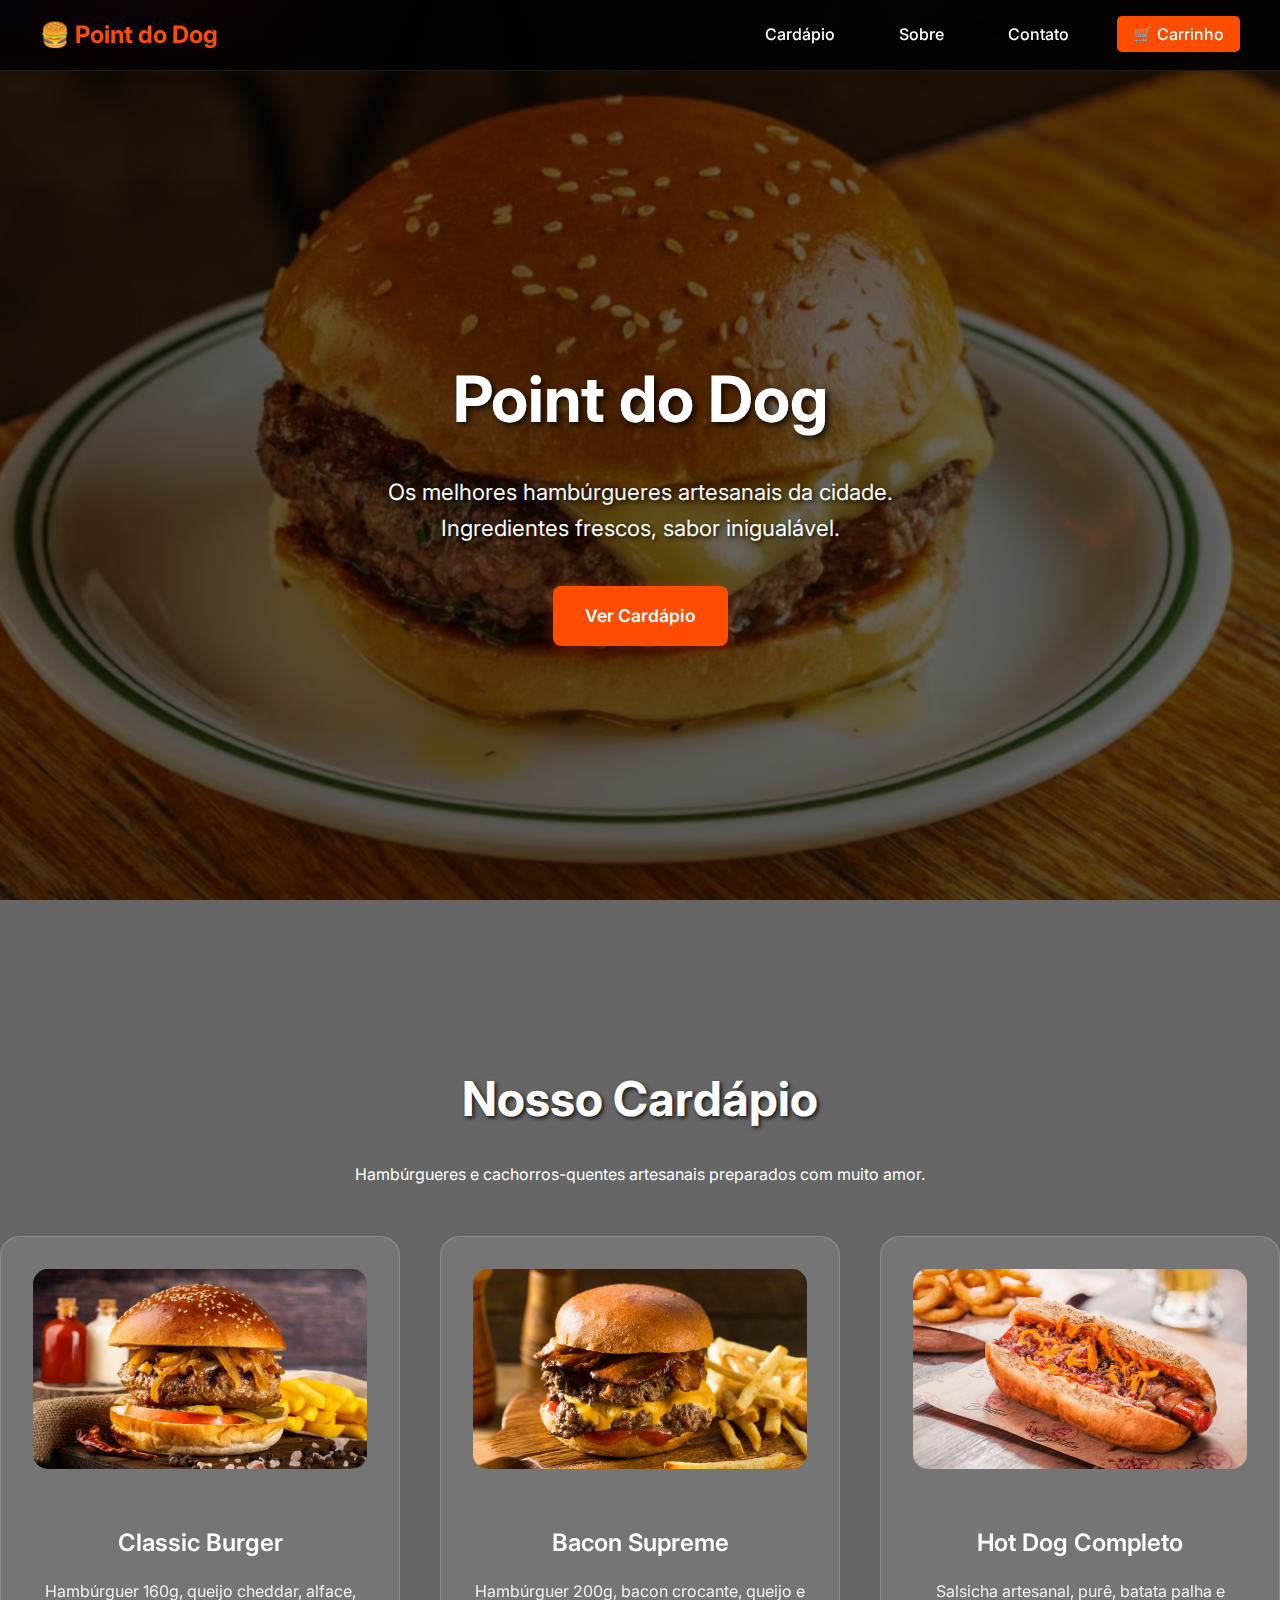
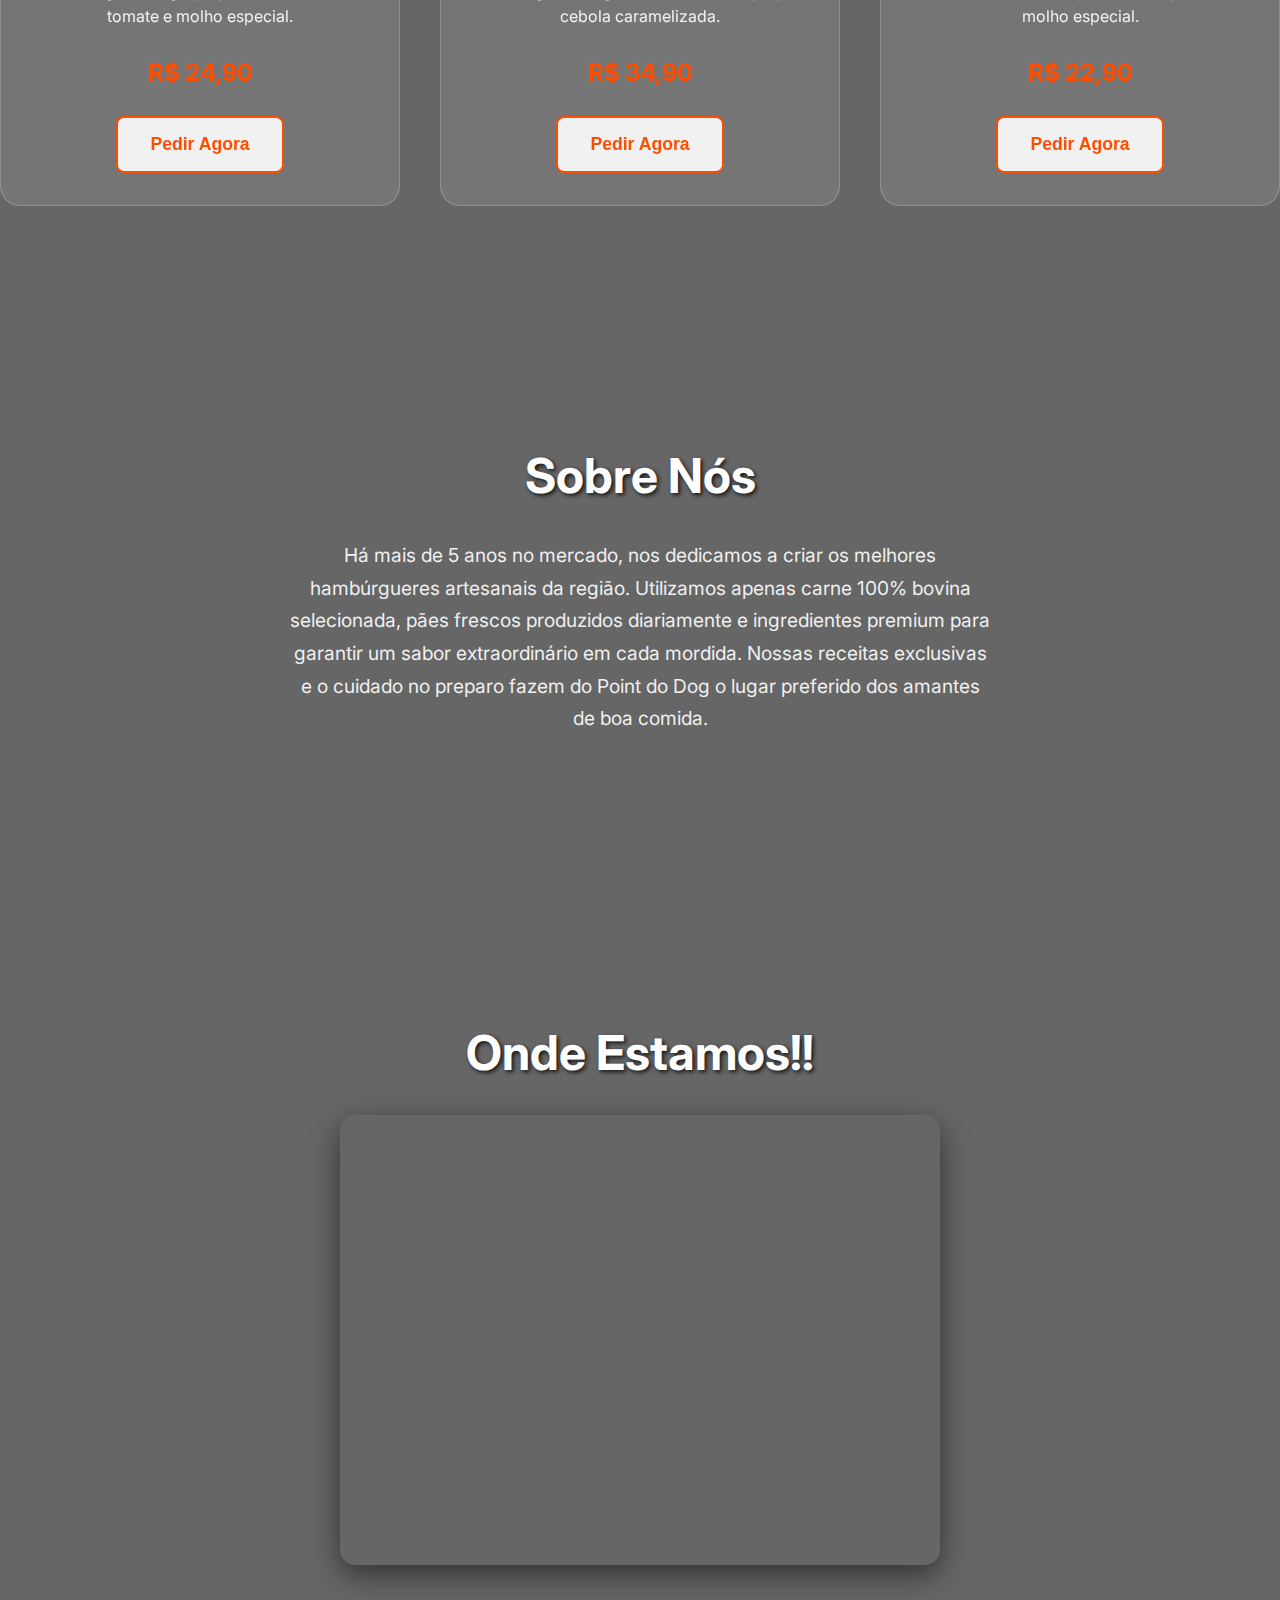
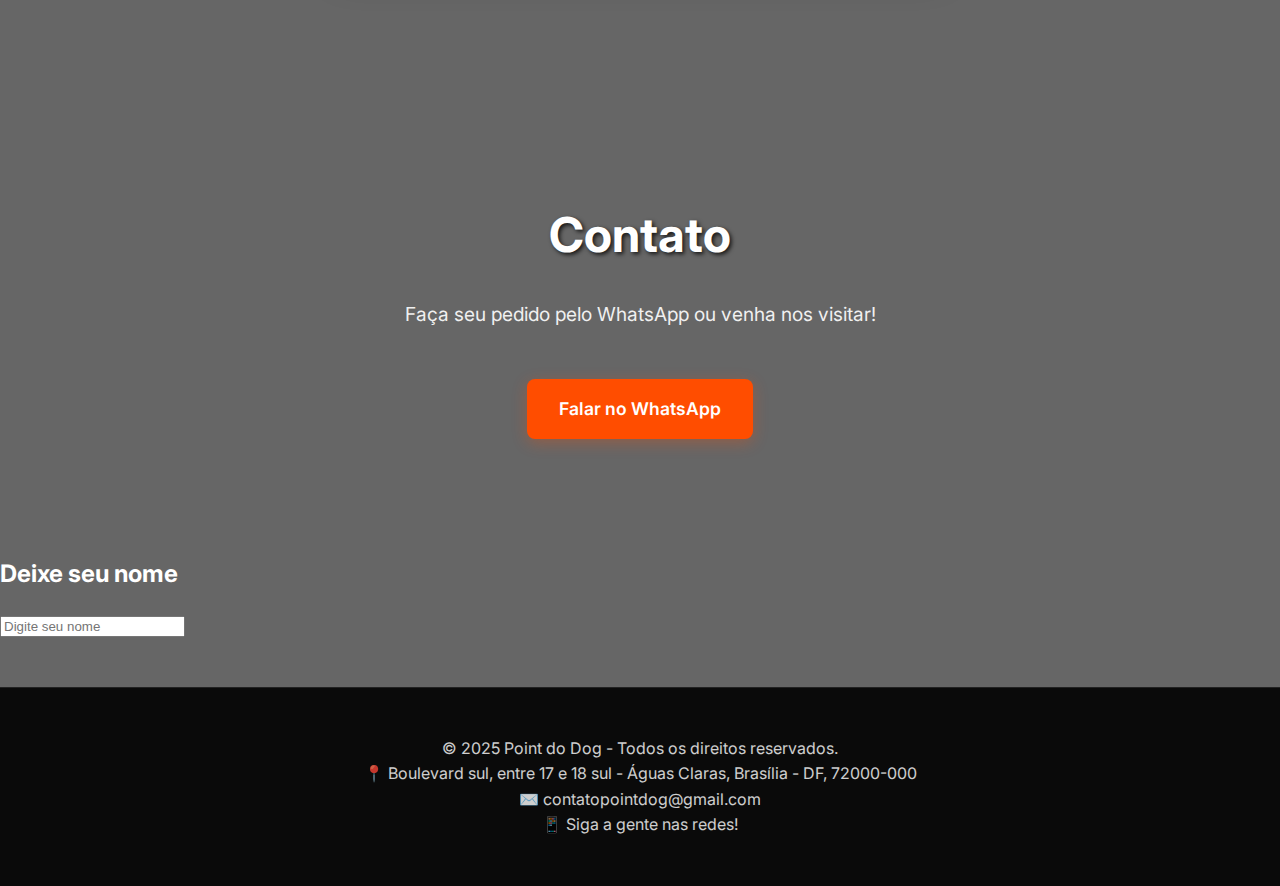
<file: Site pointdog/index.html>
<!DOCTYPE html>
<html lang="pt-BR">
<head>
  <meta charset="UTF-8" />
  <meta name="viewport" content="width=device-width, initial-scale=1.0" />
  <title>Point do Dog</title>
  <link rel="stylesheet" href="css/styles.css" />
  <link href="https://fonts.googleapis.com/css2?family=Inter:wght@400;500;700&display=swap" rel="stylesheet">
  <style>
    .card:hover {
      transform: scale(1.05);
      transition: transform 0.3s ease;
    }
    
    .btn:hover {
      transform: translateY(-2px);
      transition: transform 0.2s ease;
    }
  </style>
</head>
<body>
  <a href="#cardapio" class="skip-link">Pular para o conteúdo</a>

  <header>
    <nav class="navbar">
      <div class="logo"> 🍔 Point do Dog</div>
      <ul class="nav-links">
        <li><a href="#cardapio">Cardápio</a></li>
        <li><a href="#sobre">Sobre</a></li>
        <li><a href="#contato">Contato</a></li>
        <li><a href="#carrinho" class="botao-carrinho">🛒 Carrinho</a></li>
      </ul>
    </nav>
  </header>

  <main>
    <section class="hero">
      <div class="hero-content">
        <h1>Point do Dog</h1>
        <p>Os melhores hambúrgueres artesanais da cidade. Ingredientes frescos, sabor inigualável.</p>
        <div class="hero-buttons">
          <a href="#cardapio" id="botaoInfo" class="btn btn-primary">Ver Cardápio</a>
        </div>
      </div>
    </section>

    <section id="cardapio" class="cardapio">
      <h2>Nosso Cardápio</h2>
      <p>Hambúrgueres e cachorros-quentes artesanais preparados com muito amor.</p>
      <div class="card-grid">
        <!-- Desafio 3: Imagem com efeito hover -->
        <div class="card">
          <img id="fotoClassic" src="img/shutterstock_1489640750-1.webp" alt="Classic Burger">
          <h3>Classic Burger</h3>
          <p>Hambúrguer 160g, queijo cheddar, alface, tomate e molho especial.</p>
          <span class="preco">R$ 24,90</span>
          <button class="btn btn-secondary">Pedir Agora</button>
        </div>
        <div class="card">
          <img id="fotoBacon" src="img/bacon.webp" alt="Bacon Supreme">
          <h3>Bacon Supreme</h3>
          <p>Hambúrguer 200g, bacon crocante, queijo e cebola caramelizada.</p>
          <span class="preco">R$ 34,90</span>
          <button class="btn btn-secondary">Pedir Agora</button>
        </div>
        <div class="card">
          <img id="fotoHotDog" src="img/hotdog.png" alt="Hot Dog Completo">
          <h3>Hot Dog Completo</h3>
          <p>Salsicha artesanal, purê, batata palha e molho especial.</p>
          <span class="preco">R$ 22,90</span>
          <button class="btn btn-secondary">Pedir Agora</button>
        </div>
      </div>
    </section>

    <section id="sobre" class="sobre">
      <h2>Sobre Nós</h2>
      <p>Há mais de 5 anos no mercado, nos dedicamos a criar os melhores hambúrgueres artesanais da região. 
          Utilizamos apenas carne 100% bovina selecionada, pães frescos produzidos diariamente e ingredientes 
          premium para garantir um sabor extraordinário em cada mordida. Nossas receitas exclusivas e o cuidado 
          no preparo fazem do Point do Dog o lugar preferido dos amantes de boa comida.</p>
    </section>
<section class="localizacao">
  <h2>Onde Estamos!!</h2>
  <iframe
    src="https://www.google.com/maps/embed?pb=!1m18!1m12!1m3!1d122761.93343434187!2d-48.118405961861704!3d-15.945157634807238!2m3!1f0!2f0!3f0!3m2!1i1024!2i768!4f13.1!3m3!1m2!1s0x935a3321fa079513%3A0x9d45f8d476dc9e4e!2sO%20POINT%20DO%20DOG%20hot%20dogs!5e0!3m2!1spt-BR!2sbr!4v1763389705622!5m2!1spt-BR!2sbr" width="600" height="450" style="border:0;" allowfullscreen="" loading="lazy" referrerpolicy="no-referrer-when-downgrade"></iframe>
  </iframe>
</section>
    <section id="contato" class="contato">
      <h2>Contato</h2>
      <p>Faça seu pedido pelo WhatsApp ou venha nos visitar!</p>
      <a href="https://wa.me/5599999999999" class="btn btn-primary">Falar no WhatsApp</a>
    </section>

    <section id="saudacao" class="saudacao">
      <h2>Deixe seu nome</h2>
      <input id="nomeUsuario" placeholder="Digite seu nome" />
      <p id="mensagem"></p>
    </section>
  </main>

  <footer>
    <p>&copy; 2025 Point do Dog - Todos os direitos reservados.</p>
    <p>📍 Boulevard sul, entre 17 e 18 sul - Águas Claras, Brasília - DF, 72000-000</p>
    <p>✉️ contatopointdog@gmail.com</p>
    <p>📱 Siga a gente nas redes!</p>
  </footer>

  <script>
    const botao = document.querySelector("#botaoInfo");
    const titulo = document.querySelector("h1");

    botao.onclick = function() {
      titulo.innerHTML = "Você clicou no botão!";
      titulo.style.color = "blue";
      document.body.style.backgroundColor = "lightyellow";
    };

    const nomeInput = document.querySelector("#nomeUsuario");
    const mensagem = document.querySelector("#mensagem");

    nomeInput.addEventListener("input", function() {
      const nome = nomeInput.value.trim();
      if (nome) {
        mensagem.textContent = `Bem-vindo(a), ${nome}! 🍔`;
      } else {
        mensagem.textContent = "";
      }
    });

    const fotoClassic = document.querySelector("#fotoClassic");
    const fotoBacon = document.querySelector("#fotoBacon");
    const fotoHotDog = document.querySelector("#fotoHotDog");

    fotoClassic.onmouseover = function() {
      fotoClassic.style.opacity = "0.8";
      fotoClassic.style.transform = "scale(1.1)";
      fotoClassic.style.transition = "all 0.3s ease";
      fotoClassic.style.border = "3px solid #FF6B35";
    }

    fotoClassic.onmouseout = function() {
      fotoClassic.style.opacity = "1";
      fotoClassic.style.transform = "scale(1)";
      fotoClassic.style.border = "none";
    }

    fotoBacon.onmouseover = function() {
      fotoBacon.style.opacity = "0.8";
      fotoBacon.style.transform = "scale(1.1)";
      fotoBacon.style.transition = "all 0.3s ease";
      fotoBacon.style.border = "3px solid #FF6B35";
    }

    fotoBacon.onmouseout = function() {
      fotoBacon.style.opacity = "1";
      fotoBacon.style.transform = "scale(1)";
      fotoBacon.style.border = "none";
    }

    fotoHotDog.onmouseover = function() {
      fotoHotDog.style.opacity = "0.8";
      fotoHotDog.style.transform = "scale(1.1)";
      fotoHotDog.style.transition = "all 0.3s ease";
      fotoHotDog.style.border = "3px solid #FF6B35";
    }

    fotoHotDog.onmouseout = function() {
      fotoHotDog.style.opacity = "1";
      fotoHotDog.style.transform = "scale(1)";
      fotoHotDog.style.border = "none";
    }

    const botoesPedir = document.querySelectorAll('.btn-secondary');
    botoesPedir.forEach(botao => {
      botao.onmouseover = function() {
        botao.style.backgroundColor = "#FF6B35";
        botao.style.transform = "scale(1.05)";
      }
      
      botao.onmouseout = function() {
        botao.style.backgroundColor = "";
        botao.style.transform = "scale(1)";
      }
    });
  </script>
</body>
</html>
</file>
<file: Site pointdog/css/styles.css>
body {
  font-family: 'Inter', sans-serif;
  margin: 0;
  padding: 0;
  background: 
    linear-gradient(rgba(0, 0, 0, 0.6), rgba(0, 0, 0, 0.6)),
    url('../img/classic.avif') center/cover fixed;
  color: white;
  min-height: 100vh;
  line-height: 1.6;
}

.container {
  max-width: 1200px;
  margin: 0 auto;
  padding: 0 2rem;
}

header {
  background-color: rgba(0, 0, 0, 0.8);
  backdrop-filter: blur(10px);
  position: fixed;
  width: 100%;
  top: 0;
  z-index: 1000;
  border-bottom: 1px solid rgba(255, 255, 255, 0.1);
}

.navbar {
  display: flex;
  justify-content: space-between;
  align-items: center;
  padding: 1rem 2rem;
  max-width: 1200px;
  margin: 0 auto;
}

.logo {
  font-size: 1.5rem;
  font-weight: bold;
  color: #ff4d00;
}

.nav-links {
  list-style: none;
  display: flex;
  gap: 2rem;
  margin: 0;
  padding: 0;
}

.nav-links a {
  text-decoration: none;
  color: white;
  font-weight: 500;
  transition: color 0.3s ease;
  padding: 0.5rem 1rem;
  border-radius: 5px;
}

.nav-links a:hover {
  color: #ff4d00;
  background-color: rgba(255, 255, 255, 0.1);
}

.botao-carrinho {
  background-color: #ff4d00;
  color: white;
  padding: 0.5rem 1.5rem;
  border-radius: 5px;
  transition: background-color 0.3s ease;
}

.botao-carrinho:hover {
  background-color: #e04400;
}

.hero {
  height: 100vh;
  display: flex;
  justify-content: center;
  align-items: center;
  text-align: center;
  padding: 0 2rem;
}

.hero-content h1 {
  font-size: 4rem;
  margin-bottom: 1.5rem;
  text-shadow: 3px 3px 6px rgba(0,0,0,0.8);
  font-weight: 700;
}

.hero-content p {
  font-size: 1.4rem;
  margin-bottom: 2.5rem;
  text-shadow: 2px 2px 4px rgba(0,0,0,0.8);
  max-width: 600px;
  margin-left: auto;
  margin-right: auto;
}

.cardapio, .sobre, .contato {
  padding: 6rem 0;
  text-align: center;
}

.cardapio h2, .sobre h2, .contato h2 {
  font-size: 3rem;
  margin-bottom: 1.5rem;
  text-shadow: 2px 2px 4px rgba(0,0,0,0.8);
  font-weight: 700;
}

.subtitulo {
  font-size: 1.2rem;
  margin-bottom: 4rem;
  opacity: 0.9;
  max-width: 600px;
  margin-left: auto;
  margin-right: auto;
}

.card-grid {
  display: grid;
  grid-template-columns: repeat(auto-fit, minmax(300px, 1fr));
  gap: 2.5rem;
  margin-top: 3rem;
}

.card {
  background: rgba(255, 255, 255, 0.1);
  backdrop-filter: blur(10px);
  border-radius: 20px;
  padding: 2rem;
  transition: all 0.3s ease;
  border: 1px solid rgba(255, 255, 255, 0.2);
  text-align: center;
}

.card:hover {
  transform: translateY(-10px);
  background: rgba(255, 255, 255, 0.15);
  box-shadow: 0 20px 40px rgba(0,0,0,0.3);
}

.card img {
  width: 100%;
  height: 200px;
  object-fit: cover;
  border-radius: 15px;
  margin-bottom: 1.5rem;
}

.card h3 {
  font-size: 1.5rem;
  margin-bottom: 1rem;
  font-weight: 600;
}

.card p {
  opacity: 0.9;
  margin-bottom: 1.5rem;
  line-height: 1.6;
}

.preco {
  display: block;
  font-size: 1.5rem;
  font-weight: bold;
  color: #ff4d00;
  margin: 1.5rem 0;
}

.btn {
  padding: 1rem 2rem;
  border: none;
  border-radius: 8px;
  cursor: pointer;
  font-weight: 600;
  text-decoration: none;
  display: inline-block;
  transition: all 0.3s ease;
  font-size: 1.1rem;
}

.btn-primary {
  background-color: #ff4d00;
  color: white;
  box-shadow: 0 4px 15px rgba(255, 77, 0, 0.3);
}

.btn-primary:hover {
  background-color: #e04400;
  transform: translateY(-3px);
  box-shadow: 0 6px 20px rgba(255, 77, 0, 0.4);
}

.btn-secondary {
  background-color: rgba(255, 255, 255, 0.9);
  color: #ff4d00;
  border: 2px solid #ff4d00;
}

.btn-secondary:hover {
  background-color: #ff4d00;
  color: white;
  transform: translateY(-2px);
}

.sobre p, .contato p {
  font-size: 1.2rem;
  opacity: 0.9;
  max-width: 700px;
  margin: 0 auto 3rem;
  line-height: 1.7;
}

.localizacao {
  display: flex;
  flex-direction: column;
  align-items: center;
  justify-content: center;
  padding: 6rem 0;
  text-align: center;
  background: transparent;
}

.localizacao h2 {
  font-size: 3rem;
  margin-bottom: 1.5rem;
  text-shadow: 2px 2px 4px rgba(0,0,0,0.8);
  font-weight: 700;
  color: white;
}

.localizacao iframe {
  border-radius: 15px;
  box-shadow: 0 10px 30px rgba(0,0,0,0.5);
  max-width: 90%;
  border: 2px solid rgba(255, 255, 255, 0.2);
  transition: all 0.3s ease;
}

.localizacao iframe:hover {
  transform: scale(1.02);
  box-shadow: 0 15px 40px rgba(255, 77, 0, 0.3);
  border-color: #ff4d00;

}

footer {
  background-color: rgba(0, 0, 0, 0.9);
  padding: 3rem 0;
  margin-top: 3rem;
  border-top: 1px solid rgba(255, 255, 255, 0.1);
}

footer p {
  margin: 0;
  opacity: 0.8;
  text-align: center;
}

@media (max-width: 768px) {
  .navbar {
    flex-direction: column;
    padding: 1rem;
  }
  
  .nav-links {
    margin-top: 1rem;
    gap: 1rem;
    flex-wrap: wrap;
    justify-content: center;
  }
  
  .hero-content h1 {
    font-size: 2.8rem;
  }
  
  .hero-content p {
    font-size: 1.2rem;
  }
  
  .card-grid {
    grid-template-columns: 1fr;
    gap: 2rem;
  }
  
  .cardapio, .sobre, .contato {
    padding: 4rem 0;
  }
  
  .cardapio h2, .sobre h2, .contato h2 {
    font-size: 2.5rem;
  }
  
  .localizacao {
    padding: 4rem 0;
  }
  
  .localizacao h2 {
    font-size: 2.5rem;
  }
  
  .localizacao iframe {
    width: 95%;
    height: 300px;
  }
  
  .container {
    padding: 0 1.5rem;
  }
}

@media (max-width: 480px) {
  .hero-content h1 {
    font-size: 2.2rem;
  }
  
  .hero-content p {
    font-size: 1.1rem;
  }
  
  .btn {
    padding: 0.8rem 1.5rem;
    font-size: 1rem;
  }
  
  .card {
    padding: 1.5rem;
  }
  
  .cardapio h2, .sobre h2, .contato h2 {
    font-size: 2rem;
  }
  
  .localizacao h2 {
    font-size: 2rem;
  }
  
  .localizacao iframe {
    height: 250px;
  }
  
  .subtitulo, .sobre p, .contato p {
    font-size: 1.1rem;
  }
}

html {
  scroll-behavior: smooth;
}

.cardapio, .sobre, .contato, .localizacao {
  animation: fadeInUp 0.8s ease-out;
}

@keyframes fadeInUp {
  from {
    opacity: 0;
    transform: translateY(50px);
  }
  to {
    opacity: 1;
    transform: translateY(0);
  }
}
</file>
